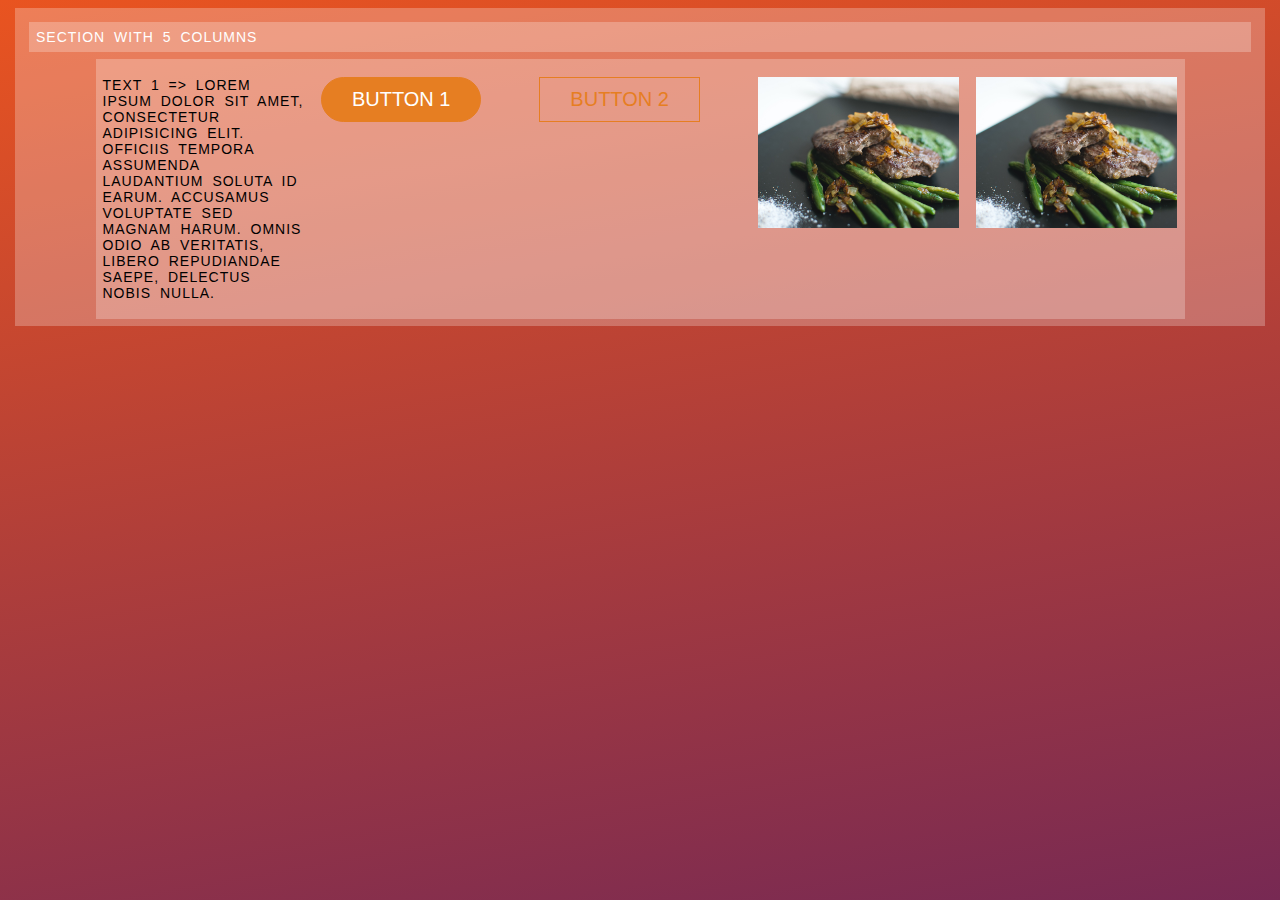
<file: index.html>
<!DOCTYPE html>
<html lang="en">
<head>
    <title>Responsive Grid Awesomeness</title>
    <link rel="stylesheet" href="resources/css/style.css">
    <link rel="stylesheet" type="text/css" href="vendors/css/ionicons.min.css">
    <link rel="stylesheet" type="text/css" href="vendors/css/grid.css">
</head>
<body>
    <div class="dev">
      <!-- Component: TEXT-->
      <h1>section with 5 columns</h1>

      <div class="row">
        <!-- Component: TEXT-->
        <div class="col span-1-of-5"><p>Text 1 => Lorem ipsum dolor sit amet, consectetur adipisicing elit. Officiis tempora assumenda laudantium soluta id earum. Accusamus voluptate sed magnam harum. Omnis odio ab veritatis, libero repudiandae saepe, delectus nobis nulla.</p></div>

        <!-- Component: BUTTON FULL-->
        <div class="col span-1-of-5"><a class="btn btn-full" href="#">Button 1</a></div>

        <!-- Component: BUTTON GHOST-->
        <div class="col span-1-of-5"><a class="btn btn-ghost" href="#">Button 2</a></div>

        <!-- Component: IMAGE-->
        <div class="col span-1-of-5"><img src="resources/css/img/5.jpg" alt="Image 1"></div>

        <!-- Component: IMAGE-->
        <div class="col span-1-of-5"><img src="resources/css/img/5.jpg" alt="Image 1"></div>

      </div> 
    </div>
</body>
</html>
</file>
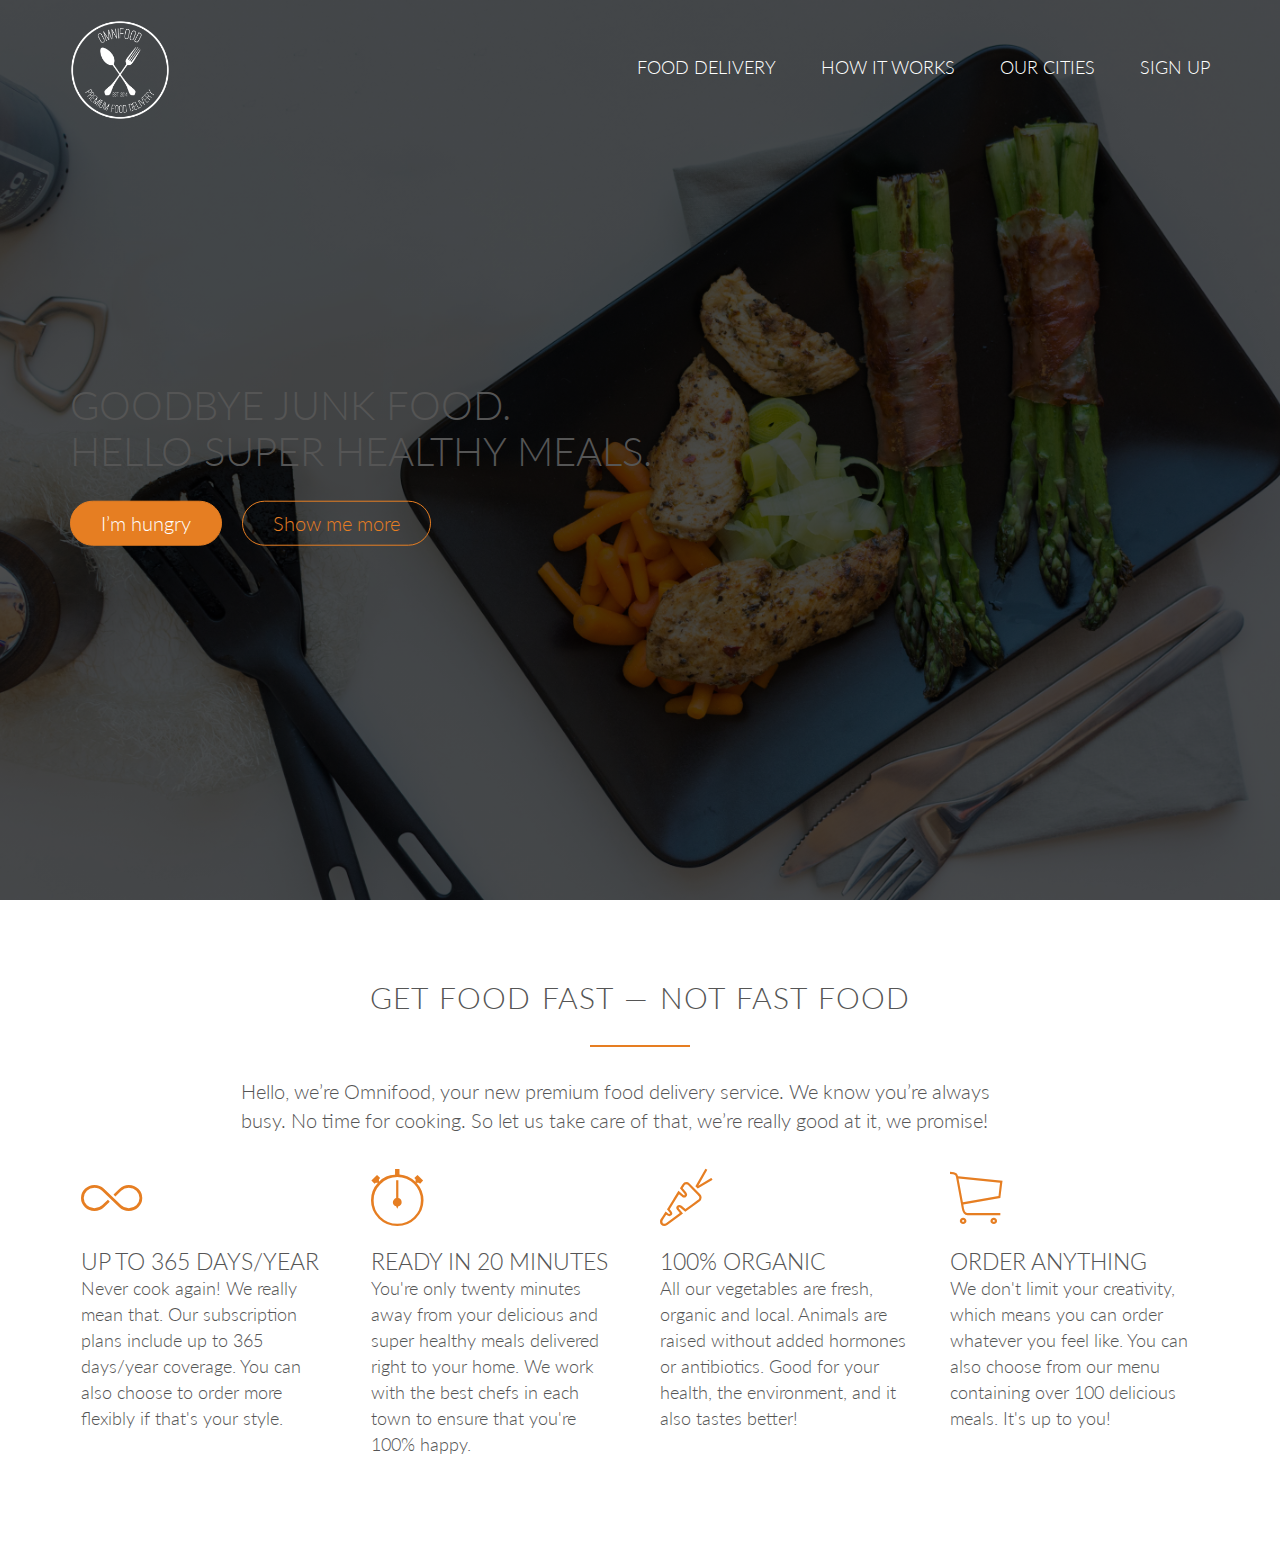
<file: copy-index.html>
<!DOCTYPE html>

<html lang="eng">

    <head>
        <link rel="stylesheet" type="text/css" href="vendors/css/normalize.css">
        <link rel="stylesheet" type="text/css" href="vendors/css/ionicons.min.css">
        <link rel="stylesheet" type="text/css" href="vendors/css/grid.css">
        <link rel="stylesheet" type="text/css" href="resources/css/copy-style.css">
        <link href="https://fonts.googleapis.com/css?family=Lato:100,300,400,700,900" rel="stylesheet">
        <title>Omnifood</title>
    </head>
    <body>
        <header>
            <nav>
                <div class="row">
                    <img src="resources/css/img/logo-white.png" alt="Omnifood logo" class="logo">
                    <ul class="main-nav">
                        <li><a href="#">Food delivery</a></li>
                        <li><a href="#">How it works</a></li>
                        <li><a href="#">Our cities</a></li>
                        <li><a href="#">Sign up</a></li>
                    </ul>
                </div>
            </nav>
            <div class="hero-text-box">
                <h1>Goodbye junk food. <br/>Hello super healthy meals.</h1>
                <a class="btn btn-full" href="#">I’m hungry</a>
                <a class="btn btn-ghost" href="#">Show me more</a>
            </div>
        </header>
        
        <section class="section-features">
            <div class="row">
                <h2>Get food fast &mdash; not fast food</h2>
                <p class="long-copy">
                    Hello, we’re Omnifood, your new premium food delivery service. We know you’re always busy. No time for cooking. So let us take care of that, we’re really good at it, we promise!
                </p>
            </div>
            
            <div class="row">
                <div class="col span-1-of-4 box">   
                    <i class="ion-ios-infinite-outline icon-big"></i>
                    <h3>Up to 365 days/year</h3>
                    <p>
                        Never cook again! We really mean that. Our subscription plans include up to 365 days/year coverage. You can also choose to order more flexibly if that's your style.
                    </p>
                </div>
                <div class="col span-1-of-4 box">
                    <i class="ion-ios-stopwatch-outline icon-big"></i>
                    <h3>Ready in 20 minutes</h3>
                    <p>
                        You're only twenty minutes away from your delicious and super healthy meals delivered right to your home. We work with the best chefs in each town to ensure that you're 100% happy.
                    </p>
                </div>
                <div class="col span-1-of-4 box">
                    <i class="ion-ios-nutrition-outline icon-big"></i>
                    <h3>100% organic</h3>
                    <p>
                        All our vegetables are fresh, organic and local. Animals are raised without added hormones or antibiotics. Good for your health, the environment, and it also tastes better!
                    </p>
                </div>
                <div class="col span-1-of-4 box">
                    <i class="ion-ios-cart-outline icon-big"></i>
                    <h3>Order anything</h3>
                    <p>
                        We don't limit your creativity, which means you can order whatever you feel like. You can also choose from our menu containing over 100 delicious meals. It's up to you!
                    </p>
                </div>
                
            </div>
            
        </section>
        
    </body>
    
</html>

<!--





-->
</file>
<file: resources/css/style.css>
/* ------------------------------------------ */
/* DEV */
/* ------------------------------------------ */
/* CALL THE MIXIN */
html {
  background: linear-gradient(-10deg, #772953, #e95420);
  height: 100vh; }

.dev, .dev > * {
  color: #fff;
  border: 1px transparent #fff;
  background-color: rgba(255, 255, 255, 0.25);
  padding: 7px;
  margin: 7px; }

.dev > div:hover {
  background-color: rgba(255, 255, 255, 0.35); }

/* ------------------------------------------ */
/* RULES */
/* ------------------------------------------ */
/* ------------------------------------------ */
/* VARIABLES */
/* ------------------------------------------ */
/* ------------------------------------------ */
/* SETUP */
/* ------------------------------------------ */
html {
  color: #000;
  font-family: 'DIN Condensed', 'Arial', sans-serif;
  font-weight: 300;
  font-size: 20px;
  text-transform: uppercase;
  text-rendering: optimizeLegibility; }

/* ------------------------------------------ */
/* GRID */
/* ------------------------------------------ */
.row {
  max-width: 1075px;
  margin: 0 auto; }

/* ------------------------------------------ */
/* REUSABLE COMPONENTS */
/* ------------------------------------------ */
/* ------------HEADERS-------------*/
h1, p {
  margin: 0;
  color: #000;
  font-size: 70%;
  font-weight: 300;
  text-transform: uppercase;
  letter-spacing: 1px;
  word-spacing: 4px; }

img {
  height: 100%;
  width: 100%; }

/* ------------BUTTONS-------------*/
.btn:link,
.btn:visited {
  display: inline-block;
  padding: 10px 30px;
  font-weight: 300;
  text-decoration: none;
  transition: background-color 0.3s, border 0.3s, color 0.3s; }

.btn-full:link,
.btn-full:visited {
  background-color: #e67e22;
  border: 1px solid #e67e22;
  color: #fff;
  margin-right: 15px;
  border-radius: 200px; }

.btn-ghost:link,
.btn-ghost:visited {
  border: 1px solid #e67e22;
  color: #e67e22; }

.btn:hover,
.btn:active {
  background-color: #cf6d17; }

.btn-full:hover,
.btn-full:active {
  border: 1px solid #cf6d17; }

.btn-ghost:hover,
.btn-ghost:active {
  border: 1px solid #cf6d17;
  color: #fff; }

/*# sourceMappingURL=style.css.map */
</file>
<file: vendors/css/grid.css>
/*  SECTIONS  ============================================================================= */

.section {
	clear: both;
	padding: 0px;
	margin: 0px;
}

/*  GROUPING  ============================================================================= */

.row {
    zoom: 1; /* For IE 6/7 (trigger hasLayout) */
}

.row:before,
.row:after {
    content:"";
    display:table;
}
.row:after {
    clear:both;
}

/*  GRID COLUMN SETUP   ==================================================================== */

.col {
	display: block;
	float:left;
	margin: 1% 0 1% 1.6%;
}

.col:first-child { margin-left: 0; } /* all browsers except IE6 and lower */


/*  REMOVE MARGINS AS ALL GO FULL WIDTH AT 480 PIXELS */

@media only screen and (max-width: 480px) {
	.col { 
		/*margin: 1% 0 1% 0%;*/
        margin: 0;
	}
}


/*  GRID OF TWO   ============================================================================= */


.span-2-of-2 {
	width: 100%;
}

.span-1-of-2 {
	width: 49.2%;
}

/*  GO FULL WIDTH AT LESS THAN 480 PIXELS */

@media only screen and (max-width: 480px) {
	.span-2-of-2 {
		width: 100%; 
	}
	.span-1-of-2 {
		width: 100%; 
	}
}


/*  GRID OF THREE   ============================================================================= */

	
.span-3-of-3 {
	width: 100%; 
}

.span-2-of-3 {
	width: 66.13%; 
}

.span-1-of-3 {
	width: 32.26%; 
}


/*  GO FULL WIDTH AT LESS THAN 480 PIXELS */

@media only screen and (max-width: 480px) {
	.span-3-of-3 {
		width: 100%; 
	}
	.span-2-of-3 {
		width: 100%; 
	}
	.span-1-of-3 {
		width: 100%;
	}
}

/*  GRID OF FOUR   ============================================================================= */

	
.span-4-of-4 {
	width: 100%; 
}

.span-3-of-4 {
	width: 74.6%; 
}

.span-2-of-4 {
	width: 49.2%; 
}

.span-1-of-4 {
	width: 23.8%; 
}


/*  GO FULL WIDTH AT LESS THAN 480 PIXELS */

@media only screen and (max-width: 480px) {
	.span-4-of-4 {
		width: 100%; 
	}
	.span-3-of-4 {
		width: 100%; 
	}
	.span-2-of-4 {
		width: 100%; 
	}
	.span-1-of-4 {
		width: 100%; 
	}
}


/*  GRID OF FIVE   ============================================================================= */

	
.span-5-of-5 {
	width: 100%;
}

.span-4-of-5 {
  	width: 79.68%; 
}

.span-3-of-5 {
  	width: 59.36%; 
}

.span-2-of-5 {
  	width: 39.04%;
}

.span-1-of-5 {
  	width: 18.72%;
}


/*  GO FULL WIDTH AT LESS THAN 480 PIXELS */

@media only screen and (max-width: 480px) {
	.span-5-of-5 {
		width: 100%; 
	}
	.span-4-of-5 {
		width: 100%; 
	}
	.span-3-of-5 {
		width: 100%; 
	}
	.span-2-of-5 {
		width: 100%; 
	}
	.span-1-of-5 {
		width: 100%; 
	}
}


/*  GRID OF SIX   ============================================================================= */


.span-6-of-6 {
	width: 100%;
}

.span-5-of-6 {
  	width: 83.06%;
}

.span-4-of-6 {
  	width: 66.13%;
}

.span-3-of-6 {
  	width: 49.2%;
}

.span-2-of-6 {
  	width: 32.26%;
}

.span-1-of-6 {
  	width: 15.33%;
}


/*  GO FULL WIDTH AT LESS THAN 480 PIXELS */

@media only screen and (max-width: 480px) {
	.span-6-of-6 {
		width: 100%; 
	}
	.span-5-of-6 {
		width: 100%; 
	}
	.span-4-of-6 {
		width: 100%; 
	}
	.span-3-of-6 {
		width: 100%; 
	}
	.span-2-of-6 {
		width: 100%; 
	}
	.span-1-of-6 {
		width: 100%; 
	}
}



/*  GRID OF SEVEN   ============================================================================= */


.span-7-of-7 {
	width: 100%;
}

.span-6-of-7 {
	width: 85.48%;
}

.span-5-of-7 {
  	width: 70.97%;
}

.span-4-of-7 {
  	width: 56.45%;
}

.span-3-of-7 {
  	width: 41.94%;
}

.span-2-of-7 {
  	width: 27.42%;
}

.span-1-of-7 {
  	width: 12.91%;
}


/*  GO FULL WIDTH AT LESS THAN 480 PIXELS */

@media only screen and (max-width: 480px) {
	.span-7-of-7 {
		width: 100%; 
	}
	.span-6-of-7 {
		width: 100%; 
	}
	.span-5-of-7 {
		width: 100%; 
	}
	.span-4-of-7 {
		width: 100%; 
	}
	.span-3-of-7 {
		width: 100%; 
	}
	.span-2-of-7 {
		width: 100%; 
	}
	.span-1-of-7 {
		width: 100%; 
	}
}


/*  GRID OF EIGHT   ============================================================================= */

	
.span-8-of-8 {
	width: 100%;
}

.span-7-of-8 {
	width: 87.3%; 
}

.span-6-of-8 {
	width: 74.6%; 
}

.span-5-of-8 {
	width: 61.9%; 
}

.span-4-of-8 {
	width: 49.2%; 
}

.span-3-of-8 {
	width: 36.5%;
}

.span-2-of-8 {
	width: 23.8%; 
}

.span-1-of-8 {
	width: 11.1%; 
}


/*  GO FULL WIDTH AT LESS THAN 480 PIXELS */

@media only screen and (max-width: 480px) {
	.span-8-of-8 {
		width: 100%; 
	}
	.span-7-of-8 {
		width: 100%; 
	}
	.span-6-of-8 {
		width: 100%; 
	}
	.span-5-of-8 {
		width: 100%; 
	}
	.span-4-of-8 {
		width: 100%; 
	}
	.span-3-of-8 {
		width: 100%; 
	}
	.span-2-of-8 {
		width: 100%; 
	}
	.span-1-of-8 {
		width: 100%; 
	}
}


/*  GRID OF NINE   ============================================================================= */


.span-9-of-9 {
	width: 100%;
}

.span-8-of-9 {
	width: 88.71%;
}

.span-7-of-9 {
	width: 77.42%; 
}

.span-6-of-9 {
	width: 66.13%; 
}

.span-5-of-9 {
	width: 54.84%; 
}

.span-4-of-9 {
	width: 43.55%; 
}

.span-3-of-9 {
	width: 32.26%;
}

.span-2-of-9 {
	width: 20.97%; 
}

.span-1-of-9 {
	width: 9.68%; 
}


/*  GO FULL WIDTH AT LESS THAN 480 PIXELS */

@media only screen and (max-width: 480px) {
	.span-9-of-9 {
		width: 100%; 
	}
	.span-8-of-9 {
		width: 100%; 
	}
	.span-7-of-9 {
		width: 100%; 
	}
	.span-6-of-9 {
		width: 100%; 
	}
	.span-5-of-9 {
		width: 100%; 
	}
	.span-4-of-9 {
		width: 100%; 
	}
	.span-3-of-9 {
		width: 100%; 
	}
	.span-2-of-9 {
		width: 100%; 
	}
	.span-1-of-9 {
		width: 100%; 
	}
}


/*  GRID OF TEN   ============================================================================= */


.span-10-of-10 {
	width: 100%;
}

.span-9-of-10 {
	width: 89.84%;
}

.span-8-of-10 {
	width: 79.68%;
}

.span-7-of-10 {
	width: 69.52%; 
}

.span-6-of-10 {
	width: 59.36%; 
}

.span-5-of-10 {
	width: 49.2%; 
}

.span-4-of-10 {
	width: 39.04%; 
}

.span-3-of-10 {
	width: 28.88%;
}

.span-2-of-10 {
	width: 18.72%; 
}

.span-1-of-10 {
	width: 8.56%; 
}


/*  GO FULL WIDTH AT LESS THAN 480 PIXELS */

@media only screen and (max-width: 480px) {
	.span-10-of-10 {
		width: 100%; 
	}
	.span-9-of-10 {
		width: 100%; 
	}
	.span-8-of-10 {
		width: 100%; 
	}
	.span-7-of-10 {
		width: 100%; 
	}
	.span-6-of-10 {
		width: 100%; 
	}
	.span-5-of-10 {
		width: 100%; 
	}
	.span-4-of-10 {
		width: 100%; 
	}
	.span-3-of-10 {
		width: 100%; 
	}
	.span-2-of-10 {
		width: 100%; 
	}
	.span-1-of-10 {
		width: 100%; 
	}
}


/*  GRID OF ELEVEN   ============================================================================= */

.span-11-of-11 {
	width: 100%;
}

.span-10-of-11 {
	width: 90.76%;
}

.span-9-of-11 {
	width: 81.52%;
}

.span-8-of-11 {
	width: 72.29%;
}

.span-7-of-11 {
	width: 63.05%; 
}

.span-6-of-11 {
	width: 53.81%; 
}

.span-5-of-11 {
	width: 44.58%; 
}

.span-4-of-11 {
	width: 35.34%; 
}

.span-3-of-11 {
	width: 26.1%;
}

.span-2-of-11 {
	width: 16.87%; 
}

.span-1-of-11 {
	width: 7.63%; 
}


/*  GO FULL WIDTH AT LESS THAN 480 PIXELS */

@media only screen and (max-width: 480px) {
	.span-11-of-11 {
		width: 100%; 
	}
	.span-10-of-11 {
		width: 100%; 
	}
	.span-9-of-11 {
		width: 100%; 
	}
	.span-8-of-11 {
		width: 100%; 
	}
	.span-7-of-11 {
		width: 100%; 
	}
	.span-6-of-11 {
		width: 100%; 
	}
	.span-5-of-11 {
		width: 100%; 
	}
	.span-4-of-11 {
		width: 100%; 
	}
	.span-3-of-11 {
		width: 100%; 
	}
	.span-2-of-11 {
		width: 100%; 
	}
	.span-1-of-11 {
		width: 100%; 
	}
}


/*  GRID OF TWELVE   ============================================================================= */

.span-12-of-12 {
	width: 100%;
}

.span-11-of-12 {
	width: 91.53%;
}

.span-10-of-12 {
	width: 83.06%;
}

.span-9-of-12 {
	width: 74.6%;
}

.span-8-of-12 {
	width: 66.13%;
}

.span-7-of-12 {
	width: 57.66%; 
}

.span-6-of-12 {
	width: 49.2%; 
}

.span-5-of-12 {
	width: 40.73%; 
}

.span-4-of-12 {
	width: 32.26%; 
}

.span-3-of-12 {
	width: 23.8%;
}

.span-2-of-12 {
	width: 15.33%; 
}

.span-1-of-12 {
	width: 6.86%; 
}


/*  GO FULL WIDTH AT LESS THAN 480 PIXELS */

@media only screen and (max-width: 480px) {
	.span-12-of-12 {
		width: 100%; 
	}
	.span-11-of-12 {
		width: 100%; 
	}
	.span-10-of-12 {
		width: 100%; 
	}
	.span-9-of-12 {
		width: 100%; 
	}
	.span-8-of-12 {
		width: 100%; 
	}
	.span-7-of-12 {
		width: 100%; 
	}
	.span-6-of-12 {
		width: 100%; 
	}
	.span-5-of-12 {
		width: 100%; 
	}
	.span-4-of-12 {
		width: 100%; 
	}
	.span-3-of-12 {
		width: 100%; 
	}
	.span-2-of-12 {
		width: 100%; 
	}
	.span-1-of-12 {
		width: 100%; 
	}
}
</file>
<file: resources/css/copy-style.css>
/* 

orange color: #e67e22

*/

/* ------------------------------------------ */
/* BASIC SETUP */
/* ------------------------------------------ */

* {
    margin: 0;
    padding: 0;
    box-sizing: border-box;
}

html {
    background: #fff;
    color: #555;
    font-family: 'Lato', 'Arial', sans-serif;
    font-weight: 300;
    font-size: 20px;
    text-rendering: optimizeLegibility;
}


/* ------------------------------------------ */
/* REUSABLE COMPONENTS */
/* ------------------------------------------ */


.row {
    max-width: 1140px;
    margin: 0 auto;
}

section {
    padding: 80px 0;
}

.box {
    padding: 1%;
}

/*  ---------HEADINGS--------- */
h1, 
h2,
h3 {
    font-weight: 300;
    text-transform: uppercase;
    

h1 {
    margin-top: 0;
    margin-bottom: 20px;
    color: #fff;
    font-size: 200%;
    letter-spacing: 1px;
}
}

h2 {
    font-size: 180%%;
    word-spacing: 2px;
    text-align: center;
    margin-bottom: 30px;
    letter-spacing: 1px;
}

}

h3 {
    font-size: 110%;
    margin-bottom: 15px;
}

h2:after {
    display: block;
    height: 2px;
    background-color: #e67e22;
    content: "";
    width: 100px;
    margin: 0 auto;
    margin-top: 30px;
}

/*  ---------PARAGRAPHS--------- */
.long-copy {
    line-height: 145%;
    width: 70%;
    margin-left: 15%;
}

.box p {
    font-size: 90%;
    line-height: 145%;
}

/*  ---------ICONS--------- */
.icon-big {
    font-size: 350%;
    display: block;
    color: #e67e22;
    margin-bottom: 10px;
}

/*  ---------BOTTONS--------- */
.btn:link,
.btn:visited {
    display: inline-block;
    padding: 10px 30px;
    font-weight: 300;
    text-decoration: none;
    border-radius: 200px;
    transition: background-color 0.2s, border 0.2s, color 0.2s;
}

.btn-full:link,
.btn-full:visited {
    background-color: #e67e22; 
    border: 1px solid #e67e22;
    color: #fff;
    margin-right: 15px;

}

.btn-ghost:link,
.btn-ghost:visited {
    border: 1px solid #e67e22;
    color: #e67e22;
}

.btn:hover,
.btn:active {
    background-color: #cf6d17;
}

.btn-full:hover,
.btn-full:active {
    border: 1px solid #cf6d17;
}

.btn-ghost:hover,
.btn-ghost:active {
    border: 1px solid #cf6d17;
    color: #fff;
}


/* ------------------------------------------ */
/* HEADER */
/* ------------------------------------------ */


header {
    background-image: linear-gradient(rgba(0, 0, 0, 0.7), rgba(0, 0, 0, 0.7)), url(img/hero.jpg);
    background-size: cover;
    background-position: center;
    height: 100vh;
}

.hero-text-box {
    position: absolute;
    width: 1140px;
    top: 50%;
    left: 50%;
    transform: translate(-50%, -50%);
}

.logo {
    height: 100px;
    width: auto;
    float: left;
    margin-top: 20px;
}

.main-nav {
    float: right;
    list-style: none;
    margin-top: 55px;
}

.main-nav li {
    display: inline-block;
    margin-left: 40px;
}

.main-nav li a:link,
.main-nav li a:visited {
    padding: 8px 0px;
    color: #fff;
    text-decoration: none;
    text-transform: uppercase;
    font-size: 90%;
    border-bottom: 2px transparent #e67e22;
    transition: border-bottom 0.2s;

}

.main-nav li a:hover,
.main-nav li a:active {
    border-bottom: 2px solid #e67e22;
</file>
